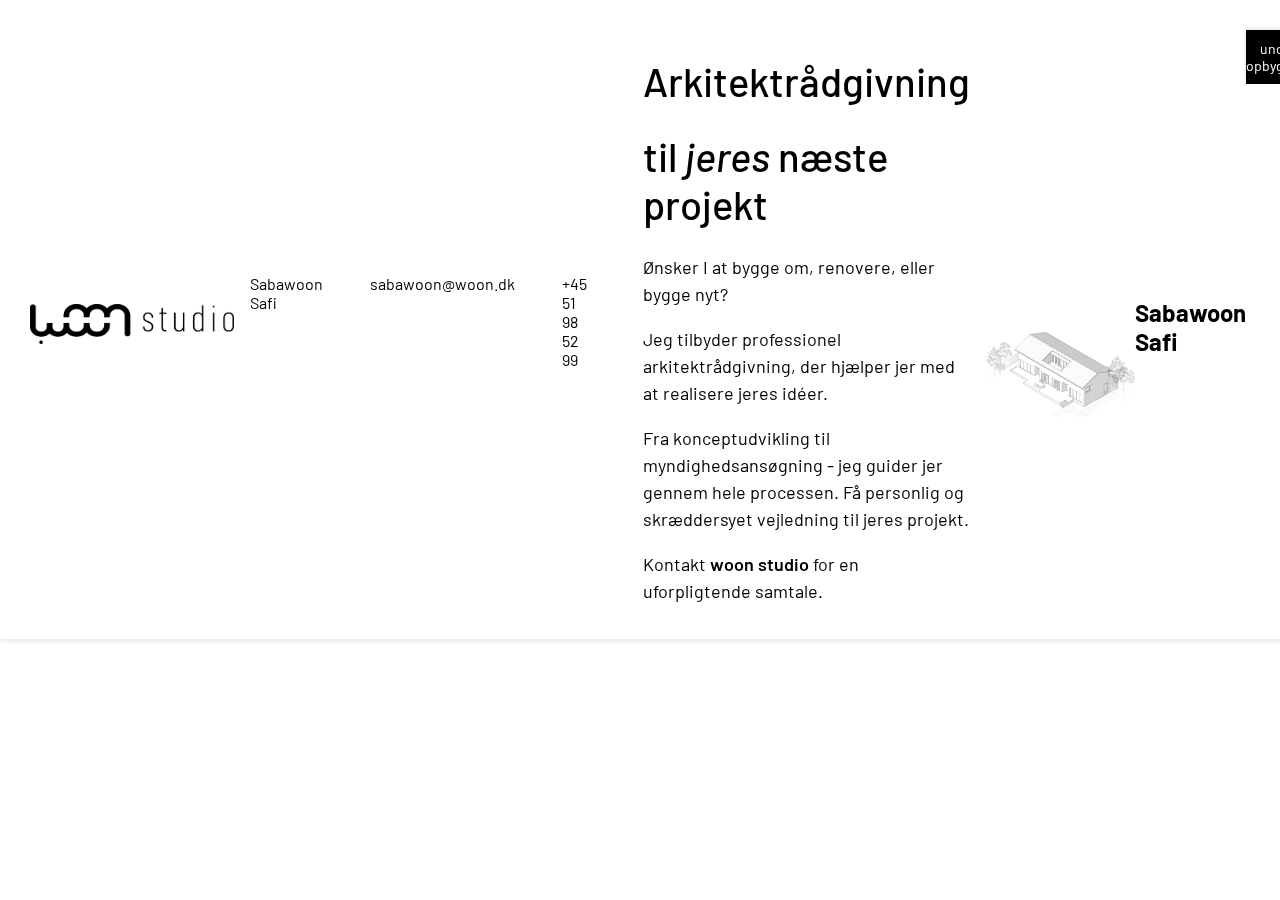
<file: 241206.html>
<!DOCTYPE html>
<html>
<head>
    <title>Woon Studio - Arkitektur & Design</title>

    <link rel="icon" href="pictures/icon.png" type="image/x-icon"

    <link rel="preconnect" href="https://fonts.googleapis.com">
    <link rel="preconnect" href="https://fonts.gstatic.com" crossorigin>
    <link href="https://fonts.googleapis.com/css2?family=Barlow:ital,wght@0,100;0,200;0,300;0,400;0,500;0,600;0,700;0,800;0,900;1,100;1,200;1,300;1,400;1,500;1,600;1,700;1,800;1,900&family=EB+Garamond:ital,wght@0,400..800;1,400..800&display=swap" rel="stylesheet">
    
    <link rel="stylesheet" href="styles/241206.css">
    
</head>


<body>

    <div class="navbar">
        <a href="02.html" class="logo">
            <img src="pictures/logo2.png" alt="WOON Studio Logo"></a>
        <div class="nav-links">
            <a href="#navn">Sabawoon Safi</a>
            <a href="mailto:sabawoon@woon.dk">sabawoon@woon.dk</a>
            <a href="#nummer">+45 51 98 52 99</a>
        </div> 
         

    <div class="main-text">
        <h1>Arkitektrådgivning</h1>
        <h1>til <em>jeres</em> næste projekt</h1>
        <p>Ønsker I at bygge om, renovere, eller bygge nyt?</p>
        <p>Jeg tilbyder professionel arkitektrådgivning, der hjælper jer med at realisere jeres idéer.</p>
        <p>Fra konceptudvikling til myndighedsansøgning - jeg guider jer gennem hele processen. Få personlig og skræddersyet vejledning til jeres projekt.</p>
        <p>Kontakt <a href="mailto:sabawoon@woon.dk">woon studio</a> for en uforpligtende samtale.</p>
        </div>

    <div class="main-image">
        <img src="pictures/Kabulaxo.png" alt="Example Image" class="image-right">
        </div>

    <div class="sabawoon">
        <h2>Sabawoon Safi</h2>

        </div>

    <div class="footer">
        under opbygning
      </div>
</body>
</html>
</file>
<file: styles/241206.css>
body {
    background: rgb(255, 255, 255);
    font-family: 'Barlow', sans-serif;
    color: rgb(0, 0, 0);
    margin: 0;
    padding: 0;
    min-height: 100vh; /* Sørger for, at body tager mindst hele skærmhøjden */
    display: flex;
    flex-direction: column;
    margin-bottom: ;
}

/* Navbar styles */
.navbar {
    position: fixed;
    top: 0;
    width: 100%;
    display: flex;
    justify-content: space-between;
    align-items: center;
    padding: 30px 30px 16px;
    background-color: white; /* Ensures visibility if the page scrolls */
    box-shadow: 0 2px 5px rgba(0, 0, 0, 0.1);
    z-index: 1000;
}

.navbar .logo {
    display: flex;
    align-items: center;
}

.navbar .logo img {
    height: 40px;
    width: auto;
    margin-bottom: 5px;
}

.navbar .nav-links {
    display: flex;
    gap: 15px;
    margin-right: 40px;
}

.navbar .nav-links a {
    color: black;
    text-decoration: none;
    padding: 0px 16px;
    padding-bottom: 10px;
    font-size: 16px;
    font-weight: 400;
    transition: background-color 0.3s;
}

.navbar .nav-links a:hover {
    background-color: rgb(250, 250, 250);
    border-radius: 5px;
}

/* Footer styles */
.footer {
    background-color: black;
    color: white;
    text-align: center;
    padding: 10px 0px;
    font-size: 14px;
    width: 100%;
    box-shadow: 0 -2px 5px rgba(0, 0, 0, 0.1);
    margin-bottom: auto; /* Sørger for, at footeren er nederst */
}

/* Footer navbar links */
.footer .nav-links {
    display: flex;
    justify-content: center;
    gap: 20px;
    margin-top: 5px;
    margin-bottom: 5px;
}

.footer .nav-links a {
    color: white;
    text-decoration: none;
    font-size: 14px;
    font-weight: 400;
    transition: color 0.3s;
}

.footer .nav-links a:hover {
    color: gray;
}

/* Layout grid */
.main-content {
    display: grid;
    grid-template-columns: 1fr 1.6fr; /* Two equal columns */
    margin: 300px 100px 0 100px; /* Adjusted for navbar space */
    align-items: start;
}

.main-text {
    max-width: 500px;
}

.main-text h1 {
    font-size: 50px;
    line-height: 1.2;
    font-weight: 500;
}

.main-text p {
    font-size: 20px;
    line-height: 1.5;
    margin-top: 15px;
}

.main-text a {
    color: black;
    text-decoration: none;
    font-weight: 600;
    transition: color 0.3s;
}

.main-image {
    text-align: right; /* Align the image to the right within its container */
}

.main-image img {
    max-width: 100%; /* Image size relative to its container */
    height: auto;
    border-radius: 5px; /* Optional for rounded corners */
    margin-top: 25px;
}

/* Main-2 - Ydelser */

.main-text-2 h1 {
    font-size: 50px;
    line-height: 1.2;
    font-weight: 500;
    margin-left: 100px;
    margin-top: 200px;
}

.grid {
    display: grid;
    grid-template-columns: 1fr 1fr 1fr 1fr 1fr 1fr;
    column-gap: 30px;
    row-gap: 30px;
    margin-left: 50px;
    margin-right: 50px;
    background-color: ;
}

.grid1, .grid2, .grid3, .grid4 {
    display: grid;
    grid-template-columns: 50px 1fr;
}

.main-text-2-nr {
    padding-left: 20px;
}

.main-text-2-nr h2 {
    font-weight: 500;
 }

.main-text-2 h2 {
    font-weight: 500;
 }

 .main-text-2 p {
    font-size: 18px;
    line-height: 1.5;
 }

/* Main-3 - Cases */

.main-text-3 h1 {
    font-size: 50px;
    line-height: 1.2;
    font-weight: 500;
    margin-left: 100px;
    margin-top: 200px;
}

.grid {
    display: grid;
    grid-template-columns: 1fr 1fr;
    column-gap: 20px;
    padding: ;
}

.case {
    text-align: left;
}

.case h2 {
    font-weight: 500;
    margin-bottom: 20px;
    margin-left: 50px;
}

.case p {
    font-size: 18px;
    line-height: 1.5;
    margin-right: 300px;
    margin-left: 50px;
}

.gallery2 {
    display: flex;
    flex-direction: row;
    align-items: center;
    gap: 10px;
    margin-top: 100px;
    margin-bottom: 50px;
}

.gallery2 img {
    cursor: pointer;
    width: 400px;
    height: auto;
    border-radius: 5px;
    transition: transform 0.3s;
}

.gallery2 img:hover {
    transform: scale(1.05);
}

.gallery {
    display: flex;
    gap: 10px;
    justify-content: center;
    margin-bottom: 50px;
}

.gallery img {
    cursor: pointer;
    width: 400px;
    height: auto;
    border-radius: 5px;
    transition: transform 0.3s;
}

.gallery img:hover {
    transform: scale(1.05);
}

.fullscreen {
    display: none;
    position: fixed;
    top: 0;
    left: 0;
    width: 100vw;
    height: 100vh;
    background-color: rgba(0, 0, 0, 0.5);
    justify-content: center;
    align-items: center;
}

.fullscreen img {
    max-width: 90%;
    max-height: 90%;
}

.fullscreen .close {
    position: absolute;
    top: 20px;
    right: 20px;
    font-size: 30px;
    color: white;
    cursor: pointer;
}

.fullscreen .left,
.fullscreen .right {
    position: absolute;
    top: 50%;
    transform: translateY(-50%);
    font-size: 50px;
    color: white;
    cursor: pointer;
    user-select: none;
}

.fullscreen .left {
    left: 20px;
}

.fullscreen .right {
    right: 20px;
}

body.fullscreen-active .navbar {
    display: none;
}


.contact {
    display: grid;
    grid-template-columns: 1fr;
    text-align: center;
    margin-top: 150px;
    margin-bottom: 80px;
}

.contact h3 {
    font-weight: 500;
}

.contact a {
    color: black;
    text-decoration: none;
    padding-bottom: 10px;
}

.contact a:hover {
    color: gray;
}



/* FOR SCREEN ADJUSTMENTS


/* Responsive adjustments for screens 1440px */
@media (max-width: 1440px) {
    .main-content {
        grid-template-columns: 1fr 1.6fr; /* Hold tekst og billede ved siden af hinanden */
    }

    .main-text h1 {
        font-size: 40px; /* Gør teksten mindre */
    }

    .main-text p {
        font-size: 18px; /* Gør brødteksten mindre */
    }

    .main-image {
        margin-top: 75px;
    }

    .main-image img {
        width: 90%; /* Gør billedet mindre */
        height: auto;
    }
}

/* Responsive adjustments for screens 1200px */
@media (max-width: 1200px) {
    .main-content {
        grid-template-columns: 1fr 1.6fr; /* Stak tekst og billede vertikalt */
    }

    .main-text h1 {
        font-size: 35px; /* Gør teksten mindre */
    }

    .main-text p {
        font-size: 16px; /* Gør brødteksten mindre */
    }

    .main-image img {
        width: 100%; /* Gør billedet lidt mindre */
        height: auto;
    }
}

/* Responsive adjustments for screens 1024px */
@media (max-width: 1024px) {
    .main-content {
        grid-template-columns: 1fr 1.6fr; /* Stak tekst og billede vertikalt */
    }

    .main-text h1 {
        font-size: 30px; /* Gør teksten mindre */
    }

    .main-text p {
        font-size: 12px; /* Gør brødteksten mindre */
    }

    .main-image img {
        width: 90%; /* Gør billedet lidt mindre */
        height: auto;
    }
}




/* Responsive adjustments for screens 768px */
@media (max-width: 768px) {
    /* Center logo in navbar */

    .navbar {
        padding: 30px 0px 12px;
    }

    .navbar .logo {
        justify-content: center;
        width: 100%;
    }

    .navbar .logo img {
        height: 30px; /* Adjust logo size for smaller screens */
    }

    /* Hide navbar links on small screens */
    .navbar .nav-links {
        display: none; /* Hide links */
    }

    .main-content {
        grid-template-columns: 1fr; /* Stack text and image vertically */
        gap: 30px;
        margin-top: 100px;
    }

    .main-image {
        text-align: center; /* Center image below text */
        margin-top: 15px;
    }

    .main-image img {
        max-width: 100%; /* Makes the image full width on smaller screens */
    }

    .grid {
        grid-template-columns: 1fr; /* Adjust for two columns */
        max-width: 80%;
        row-gap: 15px;
        margin-left: 50px;
        margin-right: 10px;
    }

    .gallery2, .gallery {
        display: grid;
        grid-template-columns: 1fr;
        gap: 10px;
        margin-bottom: 50px;
    }
    
    .gallery2 img {
        cursor: pointer;
        align-items: center;
        margin-left: 25px;
        max-width: 100%;     
    }

    .gallery img {
        cursor: pointer;
        align-items: center;
        margin-left: 40px;
        max-width: 80%;     
    }

    /* TEXT TEXT TEXT */
    .main-text, .main-text-2, .main-text-3 h1 {
        font-size: 25px; /* Smaller title */
    }

    .main-text-2 h1 {
        font-size: 25px; /* Smaller title */
    }

    .main-text-2 h2 {
        font-size: 18px; /* Smaller text */
    }

    .case h2 {
        font-size: 18px; /* Smaller text */
    }

    .main-text-2-nr h2 {
        font-size: 18px; /* Smaller text */
    }

    .main-text p {
        font-size: 16px; /* Smaller text */
    }

    .main-text-2 p {
        font-size: 16px; /* Smaller text */
    }

    .case p {
        font-size: 16px; /* Smaller text */
        margin-right: 25px;
    }
}






/* Responsive adjustments for screens 450px */
@media (max-width: 450px) {
    /* Center logo in navbar */
    .navbar .logo {
        justify-content: center;
        width: 100%;
    }

    .navbar .logo img {
        height: 30px; /* Juster logo størrelsen for mindre skærme */
    }

    /* Hide navbar links on small screens */
    .navbar .nav-links {
        display: none; /* Skjul links */
    }

    /* Layout for main content */
    .main-content {
        grid-template-columns: 1fr; /* Stack text and image vertically */
        margin: 120px 20px 0 20px; /* Adjusted margin for smaller screens */
    }

    .main-image {
        text-align: center; /* Center image below text */
        margin-top: 15px; /* Space between text and image */
    }

    .main-image img {
        width: 100%; /* Full width image */
        height: auto;
    }

    .grid {
        grid-template-columns: 1fr; /* Adjust for two columns */
        max-width: 80%;
        row-gap: 15px;
        margin-left: 50px;
        margin-right: 10px;
    }

    .gallery2, .gallery {
        display: grid;
        grid-template-columns: 1fr;
        gap: 10px;
        margin-bottom: 50px;
    }
    
    .gallery2 img {
        cursor: pointer;
        align-items: center;
        margin-left: 15px;
        max-width: 100%;     
    }

    .gallery img {
        cursor: pointer;
        align-items: center;
        margin-left: 30px;
        max-width: 80%;     
    }

  /* TEXT TEXT TEXT */
    .main-text, .main-text-2, .main-text-3 h1 {
        font-size: 25px; /* Smaller title */
    }

    .main-text-2 h1 {
        font-size: 25px; /* Smaller title */
    }

    .main-text-2 h2 {
        font-size: 18px; /* Smaller text */
    }

    .case h2 {
        font-size: 18px; /* Smaller text */
    }

    .main-text-2-nr h2 {
        font-size: 18px; /* Smaller text */
    }

    .main-text p {
        font-size: 16px; /* Smaller text */
    }

    .main-text-2 p {
        font-size: 16px; /* Smaller text */
    }

    .case p {
        font-size: 16px; /* Smaller text */
        margin-right: 20px;
    }   

}
</file>
